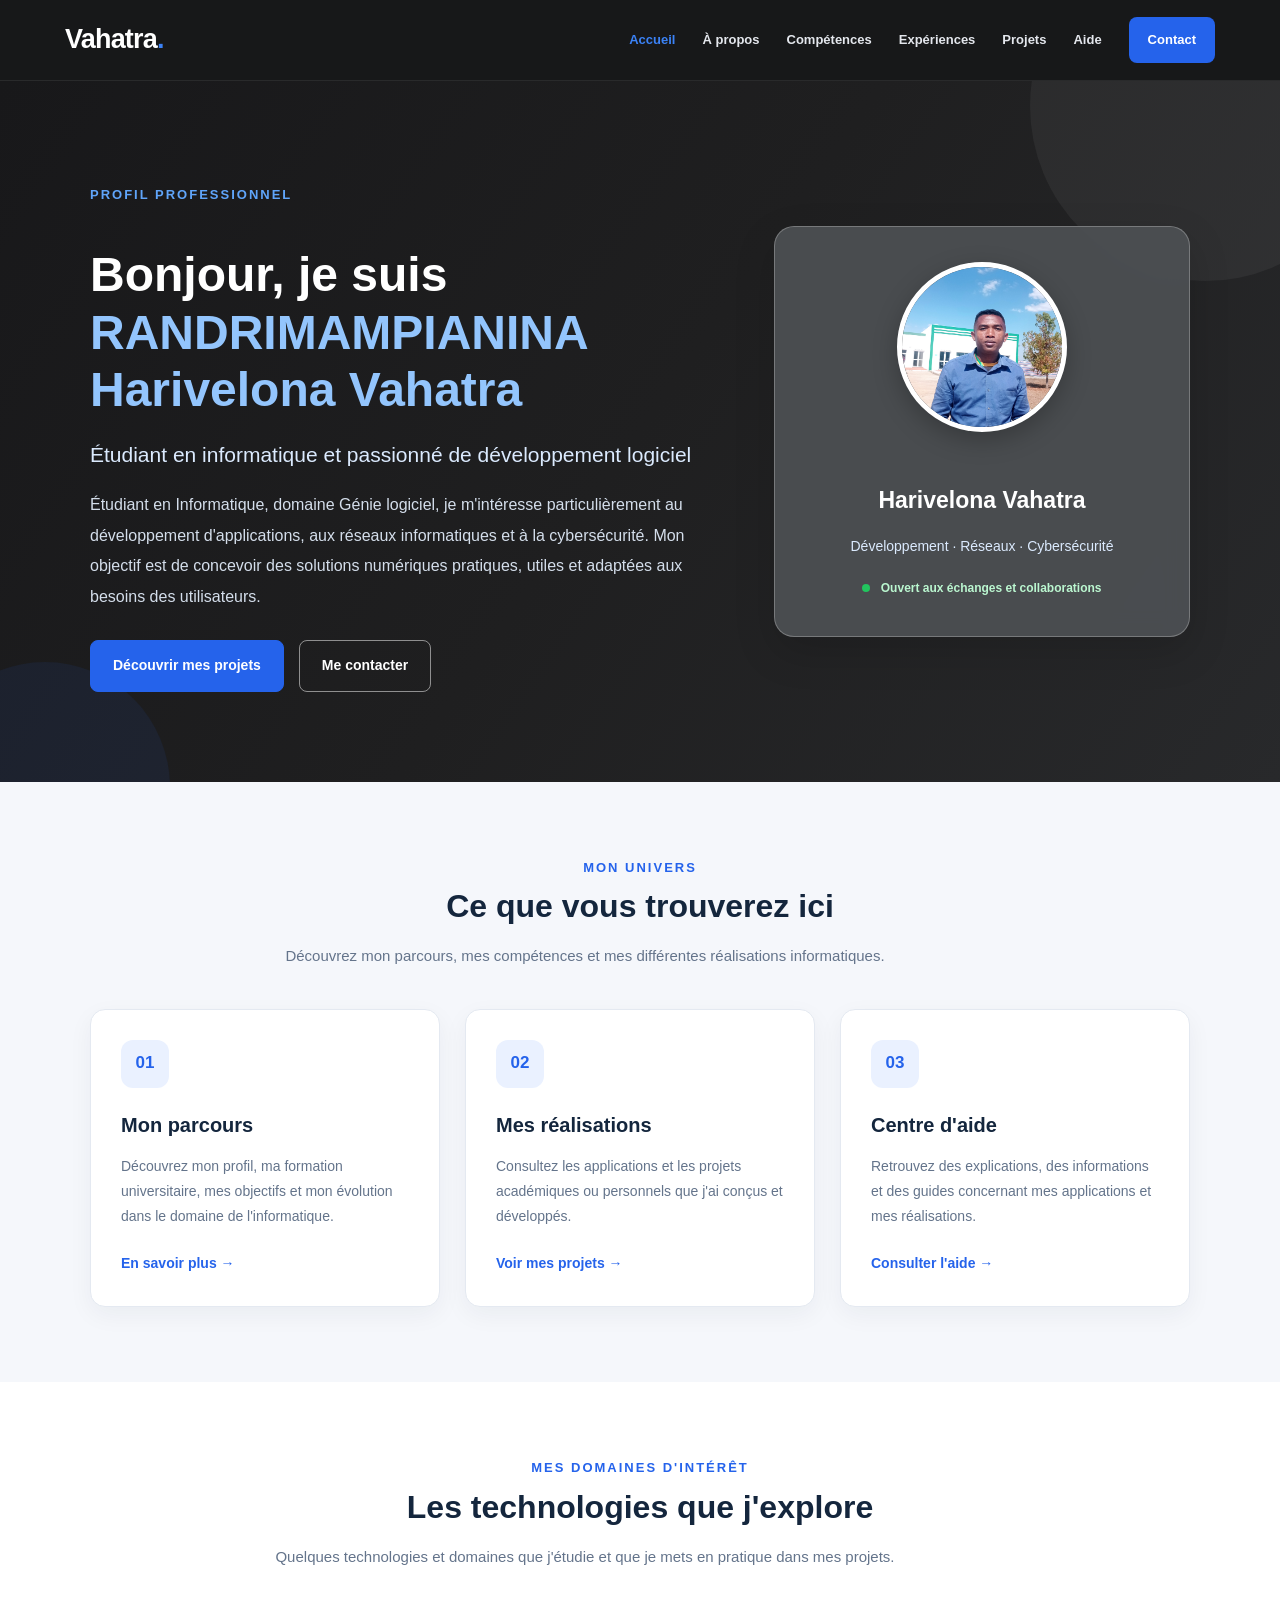
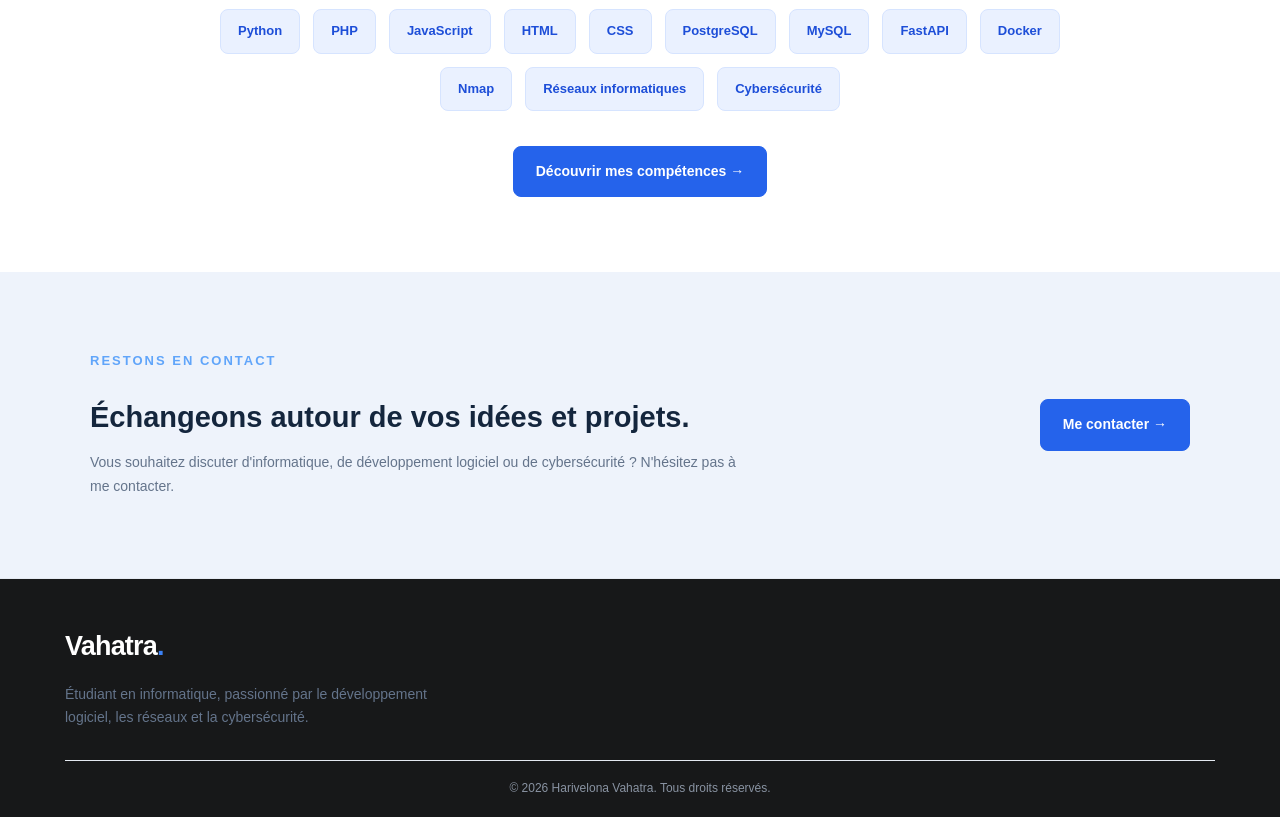
<file: index.html>
<!DOCTYPE html>
<html lang="fr">
<head>
    <meta charset="UTF-8">
    <meta name="viewport" content="width=device-width, initial-scale=1.0">

    <meta name="description" content="Portfolio de Harivelona Vahatra : étudiant en informatique, développement logiciel, réseaux informatiques et cybersécurité.">

    <meta name="author" content="Harivelona Vahatra">

    <title>Accueil | Harivelona Vahatra</title>

    <link rel="icon" href="images/Vahatra001.jpg" type="image/jpeg">

    <link rel="stylesheet" href="global.css">
    <link rel="stylesheet" href="index.css">
</head>

<body data-page="index">

    <!-- HEADER COMMUN -->
    <div id="site-header"></div>

    <main>

        <!-- HERO SECTION -->
        <section class="hero">

            <div class="container hero-grid">

                <div class="hero-content">

                    <p class="eyebrow">PROFIL PROFESSIONNEL</p>

                    <h1>
                        Bonjour, je suis
                        <span>RANDRIMAMPIANINA Harivelona Vahatra</span>
                    </h1>

                    <h2>
                        Étudiant en informatique et passionné
                        de développement logiciel
                    </h2>

                    <p class="lead">
                        Étudiant en Informatique,
                        domaine Génie logiciel, je m'intéresse particulièrement
                        au développement d'applications, aux réseaux
                        informatiques et à la cybersécurité.

                        Mon objectif est de concevoir des solutions numériques
                        pratiques, utiles et adaptées aux besoins des utilisateurs.
                    </p>

                    <div class="actions">

                        <a class="btn btn-primary" href="projets.html">
                            Découvrir mes projets
                        </a>

                        <a class="btn btn-outline" href="contact.html">
                            Me contacter
                        </a>

                    </div>

                </div>

                <!-- PROFILE CARD -->
                <div class="hero-card">

                    <img
                        src="images/Vahatra001.jpg"
                        alt="Photo de Harivelona Vahatra"
                        class="profile-photo"
                    >

                    <h3>Harivelona Vahatra</h3>

                    <p>
                        Développement · Réseaux · Cybersécurité
                    </p>

                    <span class="status-dot">
                        Ouvert aux échanges et collaborations
                    </span>

                </div>

            </div>

        </section>


        <!-- PRESENTATION SECTION -->
        <section class="section">

            <div class="container">

                <div class="section-heading">

                    <p class="eyebrow">MON UNIVERS</p>

                    <h2>Ce que vous trouverez ici</h2>

                    <p class="section-description">
                        Découvrez mon parcours, mes compétences
                        et mes différentes réalisations informatiques.
                    </p>

                </div>


                <div class="cards three">

                    <!-- CARD 1 -->
                    <article class="card">

                        <div class="card-icon">
                            01
                        </div>

                        <h3>Mon parcours</h3>

                        <p>
                            Découvrez mon profil, ma formation universitaire,
                            mes objectifs et mon évolution dans le domaine
                            de l'informatique.
                        </p>

                        <a href="apropos.html">
                            En savoir plus →
                        </a>

                    </article>


                    <!-- CARD 2 -->
                    <article class="card">

                        <div class="card-icon">
                            02
                        </div>

                        <h3>Mes réalisations</h3>

                        <p>
                            Consultez les applications et les projets
                            académiques ou personnels que j'ai conçus
                            et développés.
                        </p>

                        <a href="projets.html">
                            Voir mes projets →
                        </a>

                    </article>


                    <!-- CARD 3 -->
                    <article class="card">

                        <div class="card-icon">
                            03
                        </div>

                        <h3>Centre d'aide</h3>

                        <p>
                            Retrouvez des explications, des informations
                            et des guides concernant mes applications
                            et mes réalisations.
                        </p>

                        <a href="aide.html">
                            Consulter l'aide →
                        </a>

                    </article>

                </div>

            </div>

        </section>


        <!-- COMPETENCES SECTION -->
        <section class="skills-section">

            <div class="container">

                <div class="section-heading">

                    <p class="eyebrow">MES DOMAINES D'INTÉRÊT</p>

                    <h2>Les technologies que j'explore</h2>

                    <p class="section-description">
                        Quelques technologies et domaines que j'étudie
                        et que je mets en pratique dans mes projets.
                    </p>

                </div>


                <div class="skills-list">

                    <span>Python</span>

                    <span>PHP</span>

                    <span>JavaScript</span>

                    <span>HTML</span>

                    <span>CSS</span>

                    <span>PostgreSQL</span>

                    <span>MySQL</span>

                    <span>FastAPI</span>

                    <span>Docker</span>

                    <span>Nmap</span>

                    <span>Réseaux informatiques</span>

                    <span>Cybersécurité</span>

                </div>

                <div class="skills-link">

                    <a href="competence.html" class="btn btn-primary">
                        Découvrir mes compétences →
                    </a>

                </div>

            </div>

        </section>


        <!-- CONTACT SECTION -->
        <section class="contact-section">

            <div class="container contact-content">

                <div>

                    <p class="eyebrow">
                        RESTONS EN CONTACT
                    </p>

                    <h2>
                        Échangeons autour de vos idées et projets.
                    </h2>

                    <p>
                        Vous souhaitez discuter d'informatique,
                        de développement logiciel ou de cybersécurité ?
                        N'hésitez pas à me contacter.
                    </p>

                </div>

                <a href="contact.html" class="btn btn-primary">
                    Me contacter →
                </a>

            </div>

        </section>

    </main>


    <!-- FOOTER COMMUN -->
    <footer class="site-footer">

        <div class="footer-container">

            <div class="footer-brand">

                <a href="index.html" class="logo">
                    Vahatra<span class="logo-accent">.</span>
                </a>

                <p>
                    Étudiant en informatique, passionné par
                    le développement logiciel, les réseaux
                    et la cybersécurité.
                </p>

            </div>

        </div>


        <div class="footer-bottom">

            © <span id="currentYear">2026</span>
            Harivelona Vahatra. Tous droits réservés.

        </div>

    </footer>


    <script src="script.js"></script>

</body>
</html>
</file>
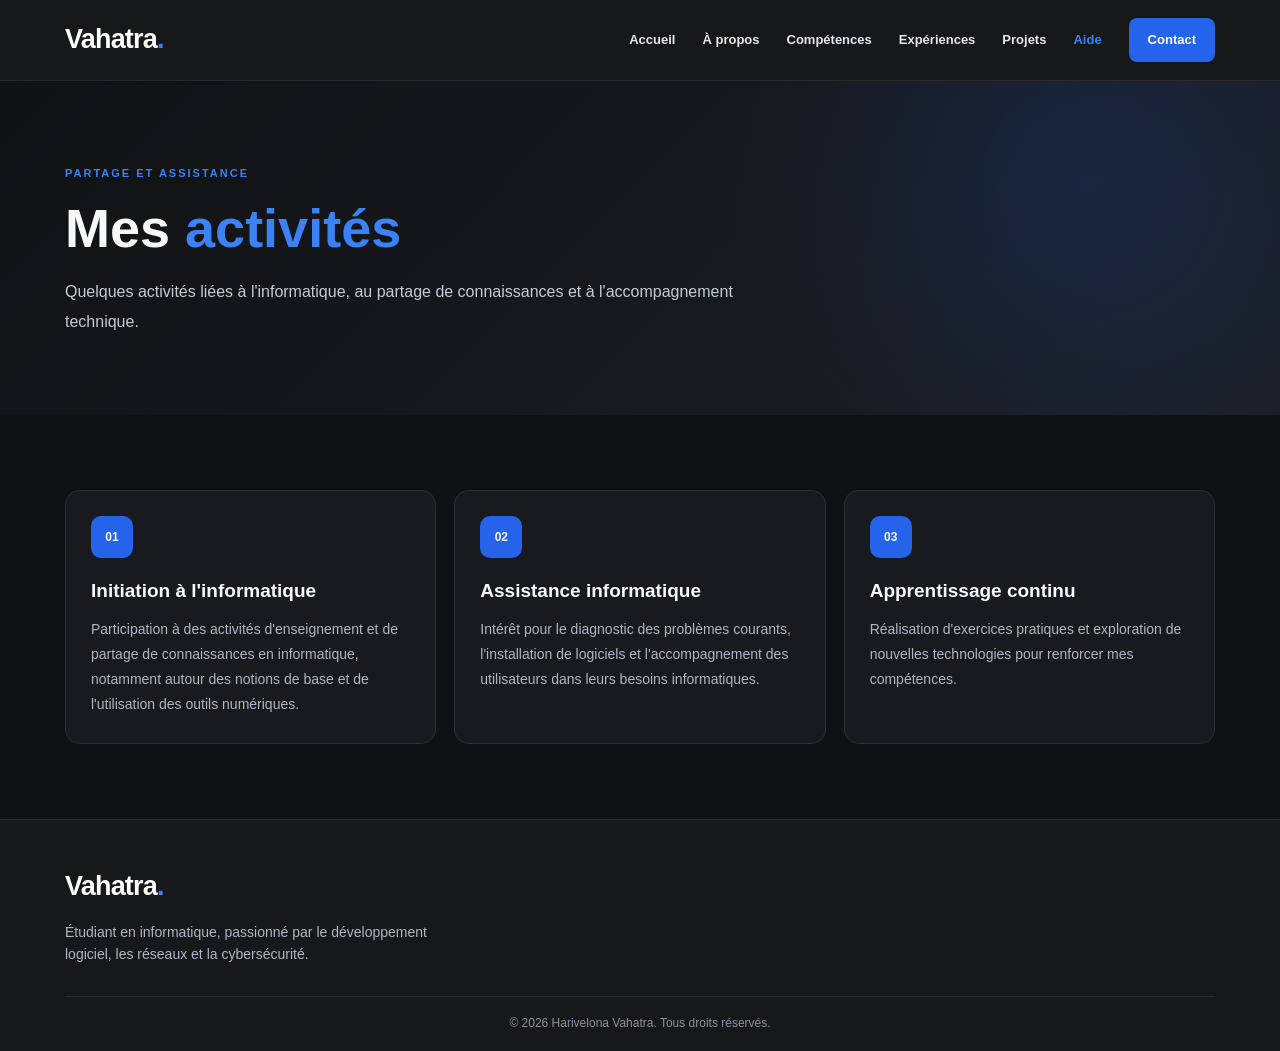
<file: aide.html>
<!DOCTYPE html>
<html lang="fr">
<head>
    <meta charset="UTF-8">
    <meta name="viewport" content="width=device-width, initial-scale=1.0">
    <meta name="author" content="Harivelona Vahatra">
    <meta name="description" content="Activités — Portfolio de Harivelona Vahatra.">
    <title>Activités | Harivelona Vahatra</title>
    <link rel="icon" href="images/Vahatra001.jpg" type="image/jpeg">
    <link rel="stylesheet" href="global.css">
    <link rel="stylesheet" href="aide.css">
</head>
<body data-page="aide">
    <div id="site-header"></div>
    <main>

        <section class="page-hero"><div class="container"><span class="section-label">PARTAGE ET ASSISTANCE</span><h1>Mes <span>activités</span></h1><p>Quelques activités liées à l'informatique, au partage de connaissances et à l'accompagnement technique.</p></div></section>
        <section class="content-section"><div class="container activity-grid">
            <article class="card"><span class="activity-number">01</span><h2>Initiation à l'informatique</h2><p>Participation à des activités d'enseignement et de partage de connaissances en informatique, notamment autour des notions de base et de l'utilisation des outils numériques.</p></article>
            <article class="card"><span class="activity-number">02</span><h2>Assistance informatique</h2><p>Intérêt pour le diagnostic des problèmes courants, l'installation de logiciels et l'accompagnement des utilisateurs dans leurs besoins informatiques.</p></article>
            <article class="card"><span class="activity-number">03</span><h2>Apprentissage continu</h2><p>Réalisation d'exercices pratiques et exploration de nouvelles technologies pour renforcer mes compétences.</p></article>
        </div></section>

    </main>

<footer class="site-footer">
    <div class="footer-container">
        <div class="footer-brand">
            <a href="index.html" class="logo">Vahatra<span class="logo-accent">.</span></a>
            <p>Étudiant en informatique, passionné par le développement logiciel, les réseaux et la cybersécurité.</p>
        </div>
       
    </div>
    <div class="footer-bottom">© <span id="currentYear"></span> Harivelona Vahatra. Tous droits réservés.</div>
</footer>

    <script src="script.js"></script>
</body>
</html>
</file>
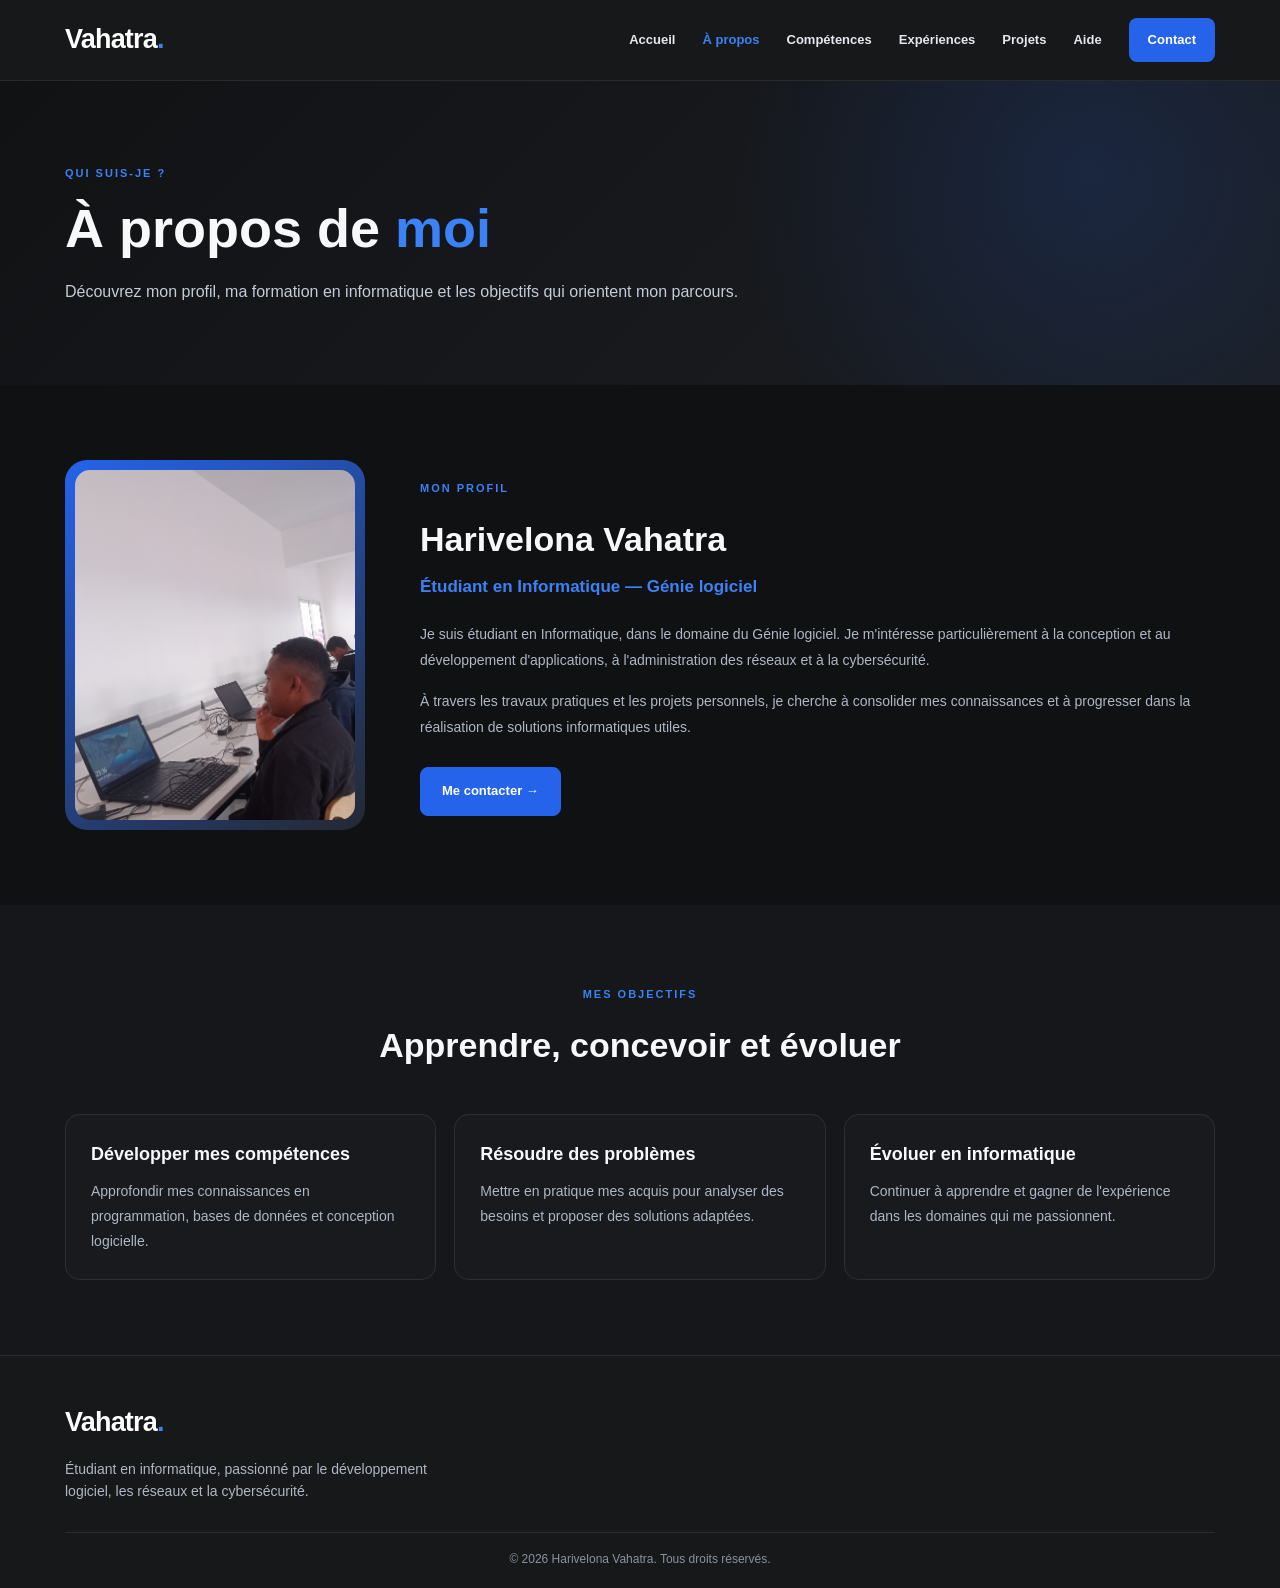
<file: apropos.html>
<!DOCTYPE html>
<html lang="fr">
<head>
    <meta charset="UTF-8">
    <meta name="viewport" content="width=device-width, initial-scale=1.0">
    <meta name="author" content="Harivelona Vahatra">
    <meta name="description" content="À propos — Portfolio de Harivelona Vahatra.">
    <title>À propos | Harivelona Vahatra</title>
    <link rel="icon" href="images/Vahatra002.jpg" type="image/jpeg">
    <link rel="stylesheet" href="global.css">
    <link rel="stylesheet" href="apropos.css">
</head>
<body data-page="apropos">
    <div id="site-header"></div>
    <main>

        <section class="page-hero"><div class="container"><span class="section-label">QUI SUIS-JE ?</span><h1>À propos de <span>moi</span></h1><p>Découvrez mon profil, ma formation en informatique et les objectifs qui orientent mon parcours.</p></div></section>
        <section class="content-section"><div class="container about-layout"><div class="about-photo"><img src="images/Vahatra002.jpg" alt="Photo de Harivelona Vahatra"></div><div><span class="section-label">MON PROFIL</span><h2>Harivelona Vahatra</h2><h3>Étudiant en Informatique — Génie logiciel</h3><p>Je suis étudiant en Informatique, dans le domaine du Génie logiciel. Je m'intéresse particulièrement à la conception et au développement d'applications, à l'administration des réseaux et à la cybersécurité.</p><p>À travers les travaux pratiques et les projets personnels, je cherche à consolider mes connaissances et à progresser dans la réalisation de solutions informatiques utiles.</p><a class="primary-button" href="contact.html">Me contacter →</a></div></div></section>
        <section class="content-section about-goals"><div class="container"><div class="section-heading"><span class="section-label">MES OBJECTIFS</span><h2>Apprendre, concevoir et évoluer</h2></div><div class="goal-grid"><article class="card"><h3>Développer mes compétences</h3><p>Approfondir mes connaissances en programmation, bases de données et conception logicielle.</p></article><article class="card"><h3>Résoudre des problèmes</h3><p>Mettre en pratique mes acquis pour analyser des besoins et proposer des solutions adaptées.</p></article><article class="card"><h3>Évoluer en informatique</h3><p>Continuer à apprendre et gagner de l'expérience dans les domaines qui me passionnent.</p></article></div></div></section>

    </main>

<footer class="site-footer">
    <div class="footer-container">
        <div class="footer-brand">
            <a href="index.html" class="logo">Vahatra<span class="logo-accent">.</span></a>
            <p>Étudiant en informatique, passionné par le développement logiciel, les réseaux et la cybersécurité.</p>
        </div>
       
    </div>
    <div class="footer-bottom">© <span id="currentYear"></span> Harivelona Vahatra. Tous droits réservés.</div>
</footer>

    <script src="script.js"></script>
</body>
</html>
</file>
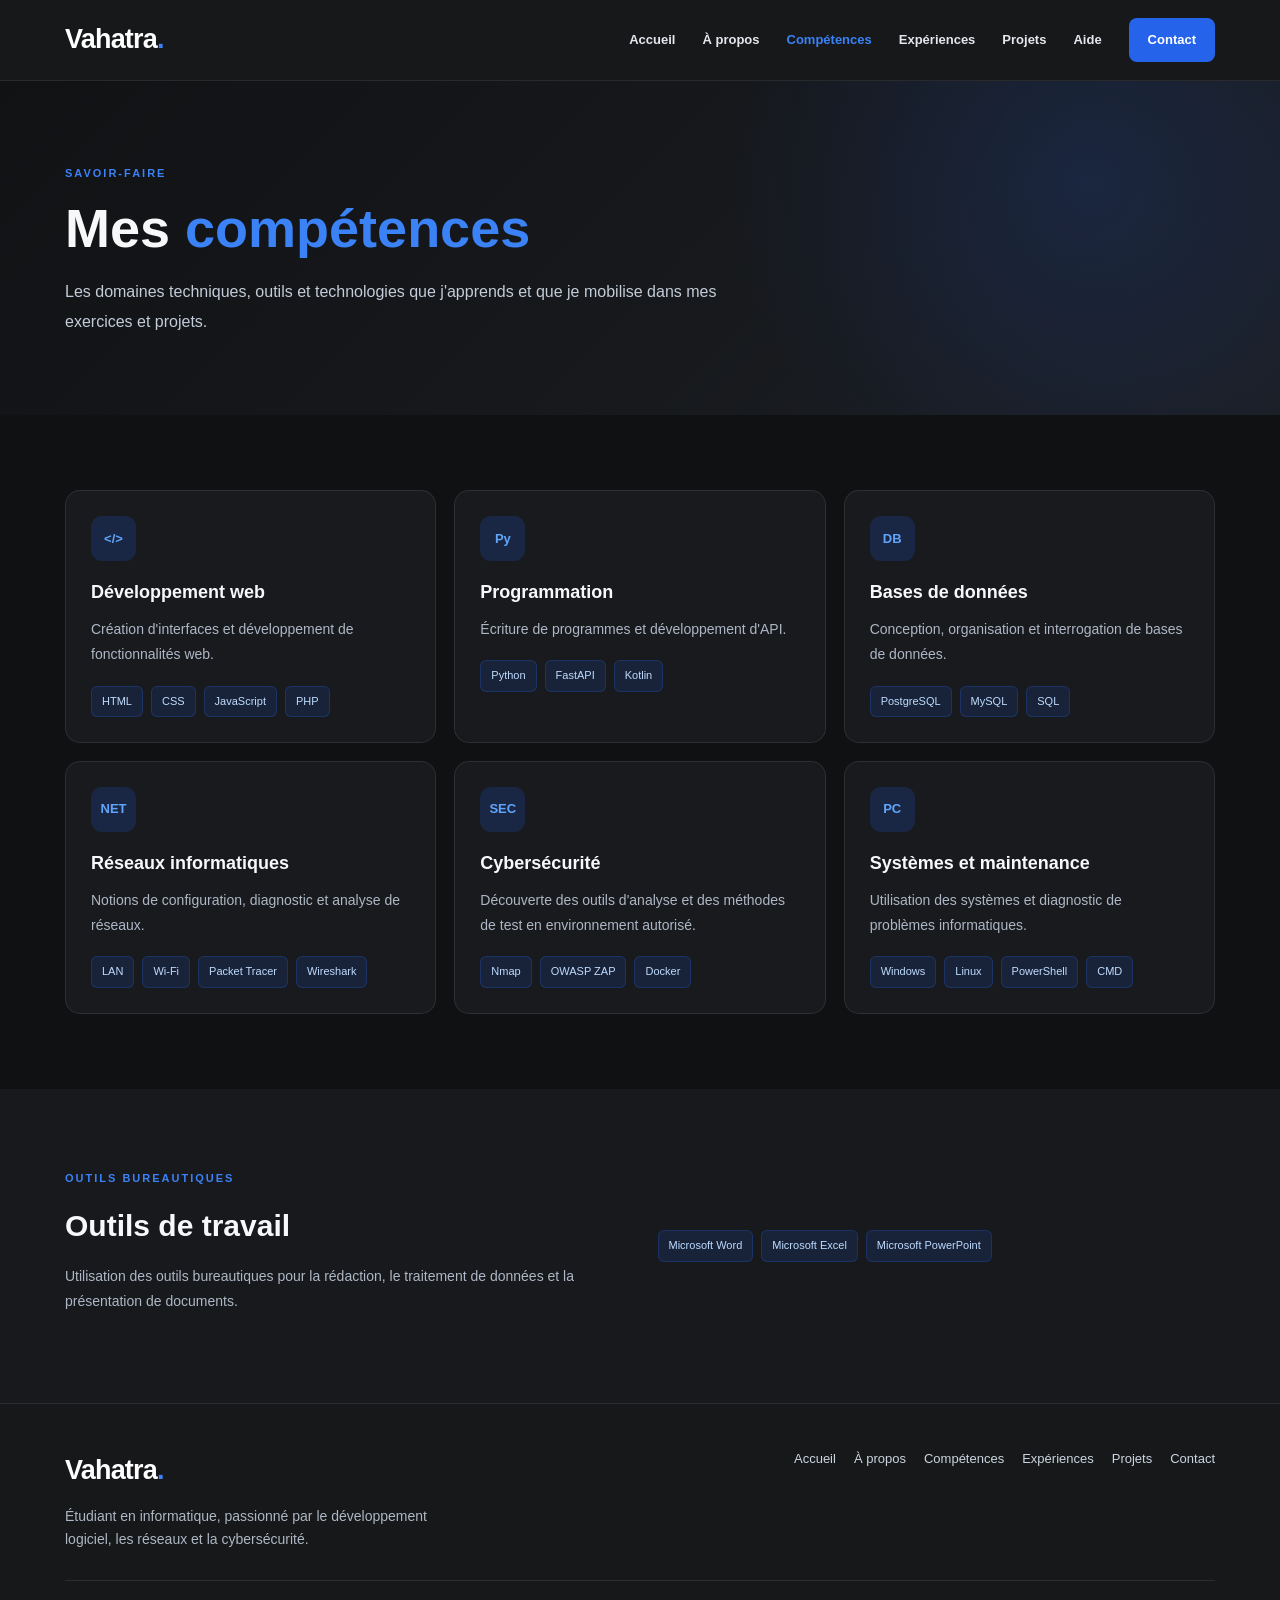
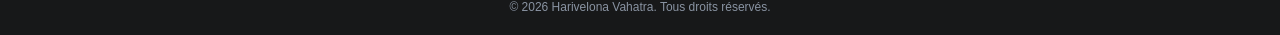
<file: competence.html>
<!DOCTYPE html>
<html lang="fr">
<head>
    <meta charset="UTF-8">
    <meta name="viewport" content="width=device-width, initial-scale=1.0">
    <meta name="author" content="Harivelona Vahatra">
    <meta name="description" content="Compétences — Portfolio de Harivelona Vahatra.">
    <title>Compétences | Harivelona Vahatra</title>
    <link rel="icon" href="images/Vahatra001.jpg" type="image/jpeg">
    <link rel="stylesheet" href="global.css">
    <link rel="stylesheet" href="competence.css">
</head>
<body data-page="competence">
    <div id="site-header"></div>
    <main>

        <section class="page-hero"><div class="container"><span class="section-label">SAVOIR-FAIRE</span><h1>Mes <span>compétences</span></h1><p>Les domaines techniques, outils et technologies que j'apprends et que je mobilise dans mes exercices et projets.</p></div></section>
        <section class="content-section"><div class="container"><div class="skill-grid">
            <article class="card skill-card"><span class="skill-icon">&lt;/&gt;</span><h3>Développement web</h3><p>Création d'interfaces et développement de fonctionnalités web.</p><div class="tag-list"><span>HTML</span><span>CSS</span><span>JavaScript</span><span>PHP</span></div></article>
            <article class="card skill-card"><span class="skill-icon">Py</span><h3>Programmation</h3><p>Écriture de programmes et développement d'API.</p><div class="tag-list"><span>Python</span><span>FastAPI</span><span>Kotlin</span></div></article>
            <article class="card skill-card"><span class="skill-icon">DB</span><h3>Bases de données</h3><p>Conception, organisation et interrogation de bases de données.</p><div class="tag-list"><span>PostgreSQL</span><span>MySQL</span><span>SQL</span></div></article>
            <article class="card skill-card"><span class="skill-icon">NET</span><h3>Réseaux informatiques</h3><p>Notions de configuration, diagnostic et analyse de réseaux.</p><div class="tag-list"><span>LAN</span><span>Wi-Fi</span><span>Packet Tracer</span><span>Wireshark</span></div></article>
            <article class="card skill-card"><span class="skill-icon">SEC</span><h3>Cybersécurité</h3><p>Découverte des outils d'analyse et des méthodes de test en environnement autorisé.</p><div class="tag-list"><span>Nmap</span><span>OWASP ZAP</span><span>Docker</span></div></article>
            <article class="card skill-card"><span class="skill-icon">PC</span><h3>Systèmes et maintenance</h3><p>Utilisation des systèmes et diagnostic de problèmes informatiques.</p><div class="tag-list"><span>Windows</span><span>Linux</span><span>PowerShell</span><span>CMD</span></div></article>
        </div></div></section>
        <section class="content-section office-section"><div class="container office-layout"><div><span class="section-label">OUTILS BUREAUTIQUES</span><h2>Outils de travail</h2><p>Utilisation des outils bureautiques pour la rédaction, le traitement de données et la présentation de documents.</p></div><div class="tag-list"><span>Microsoft Word</span><span>Microsoft Excel</span><span>Microsoft PowerPoint</span></div></div></section>

    </main>

<footer class="site-footer">
    <div class="footer-container">
        <div class="footer-brand">
            <a href="index.html" class="logo">Vahatra<span class="logo-accent">.</span></a>
            <p>Étudiant en informatique, passionné par le développement logiciel, les réseaux et la cybersécurité.</p>
        </div>
        <nav class="footer-links" aria-label="Navigation de pied de page">
            <a href="index.html">Accueil</a>
            <a href="apropos.html">À propos</a>
            <a href="competence.html">Compétences</a>
            <a href="experience.html">Expériences</a>
            <a href="projets.html">Projets</a>
            <a href="contact.html">Contact</a>
        </nav>
    </div>
    <div class="footer-bottom">© <span id="currentYear"></span> Harivelona Vahatra. Tous droits réservés.</div>
</footer>

    <script src="script.js"></script>
</body>
</html>
</file>
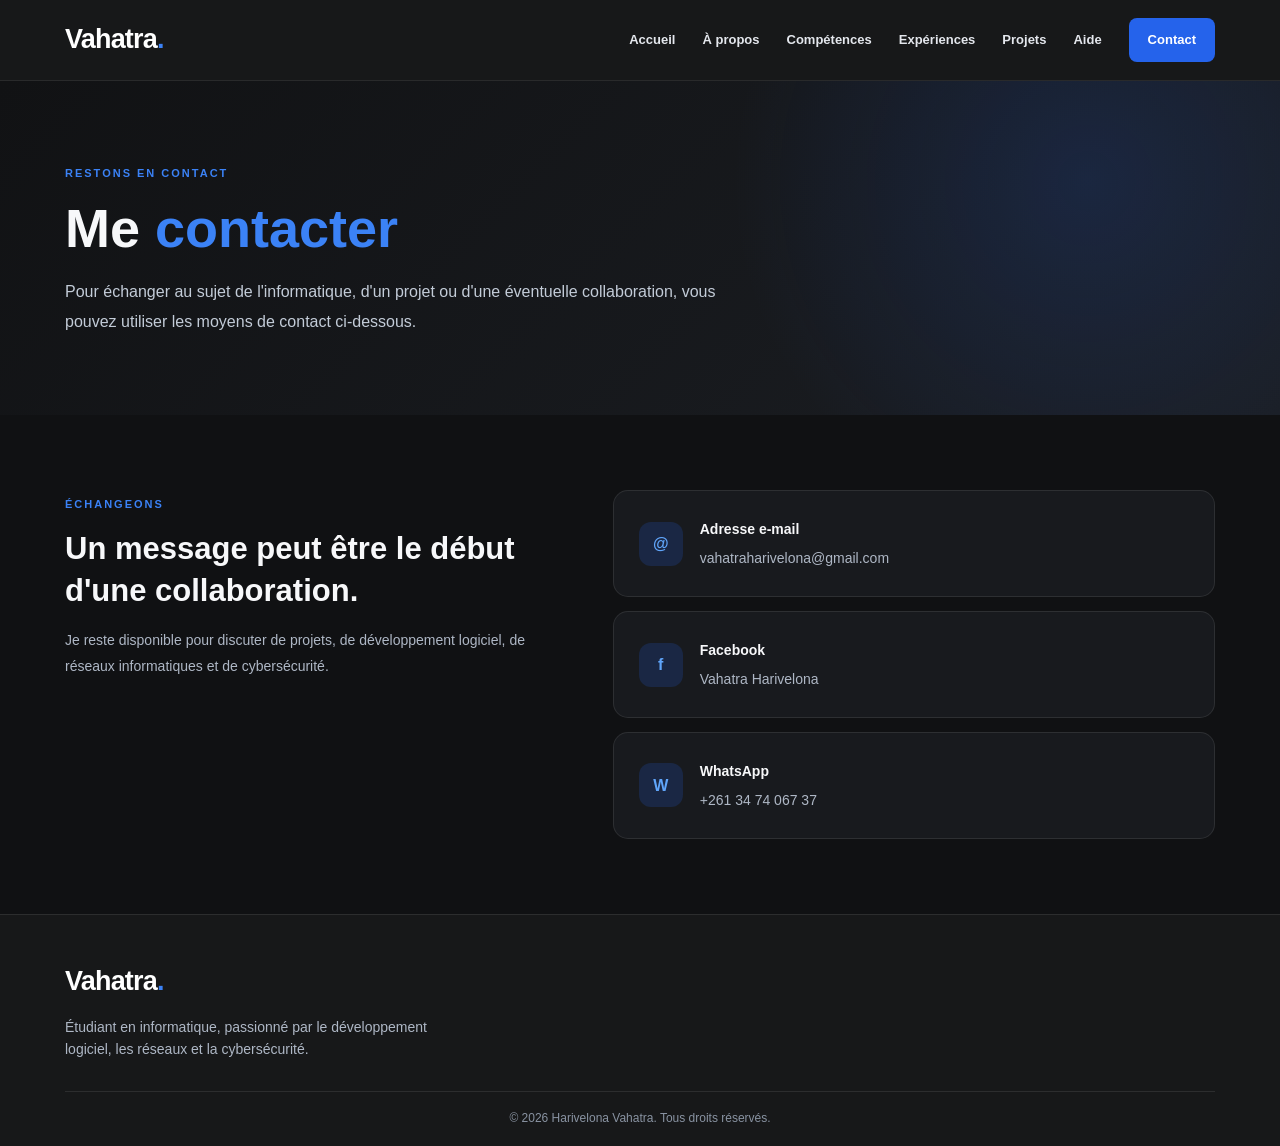
<file: contact.html>
<!DOCTYPE html>
<html lang="fr">
<head>
    <meta charset="UTF-8">
    <meta name="viewport" content="width=device-width, initial-scale=1.0">
    <meta name="author" content="Harivelona Vahatra">
    <meta name="description" content="Contact — Portfolio de Harivelona Vahatra.">
    <title>Contact | Harivelona Vahatra</title>
    <link rel="icon" href="images/Vahatra001.jpg" type="image/jpeg">
    <link rel="stylesheet" href="global.css">
    <link rel="stylesheet" href="contact.css">
</head>
<body data-page="contact">
    <div id="site-header"></div>
    <main>

        <section class="page-hero"><div class="container"><span class="section-label">RESTONS EN CONTACT</span><h1>Me <span>contacter</span></h1><p>Pour échanger au sujet de l'informatique, d'un projet ou d'une éventuelle collaboration, vous pouvez utiliser les moyens de contact ci-dessous.</p></div></section>
        <section class="content-section"><div class="container contact-layout">
            <div class="contact-intro"><span class="section-label">ÉCHANGEONS</span><h2>Un message peut être le début d'une collaboration.</h2><p>Je reste disponible pour discuter de projets, de développement logiciel, de réseaux informatiques et de cybersécurité.</p></div>
            <div class="contact-list">
                <div class="card contact-item"><span class="contact-icon">@</span><div><strong>Adresse e-mail</strong><p>vahatraharivelona@gmail.com</p></div></div>
                <div class="card contact-item"><span class="contact-icon">f</span><div><strong>Facebook</strong><p>Vahatra Harivelona</p></div></div>
                <div class="card contact-item"><span class="contact-icon">W</span><div><strong>WhatsApp</strong><p>+261 34 74 067 37</p></div></div>
            </div>
        </div></section>

    </main>

<footer class="site-footer">
    <div class="footer-container">
        <div class="footer-brand">
            <a href="index.html" class="logo">Vahatra<span class="logo-accent">.</span></a>
            <p>Étudiant en informatique, passionné par le développement logiciel, les réseaux et la cybersécurité.</p>
        </div>
        
    </div>
    <div class="footer-bottom">© <span id="currentYear"></span> Harivelona Vahatra. Tous droits réservés.</div>
</footer>

    <script src="script.js"></script>
</body>
</html>
</file>
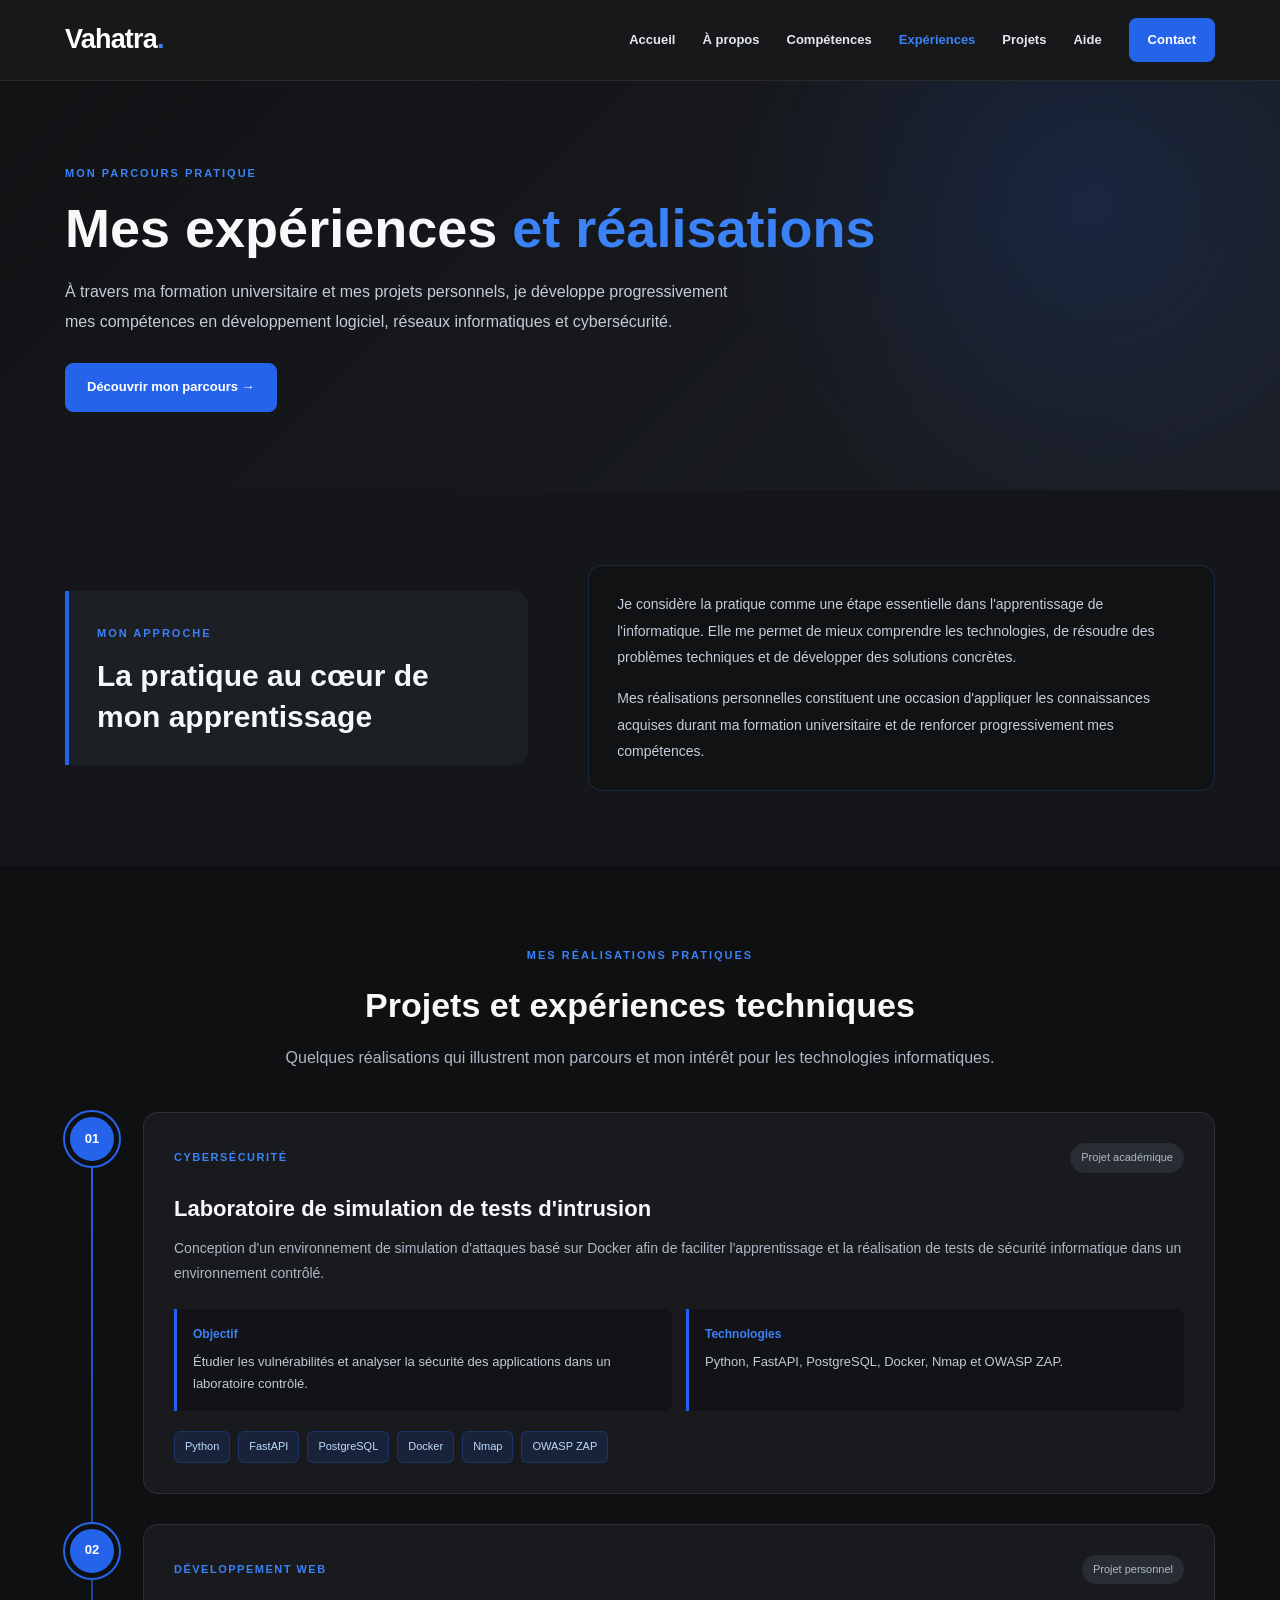
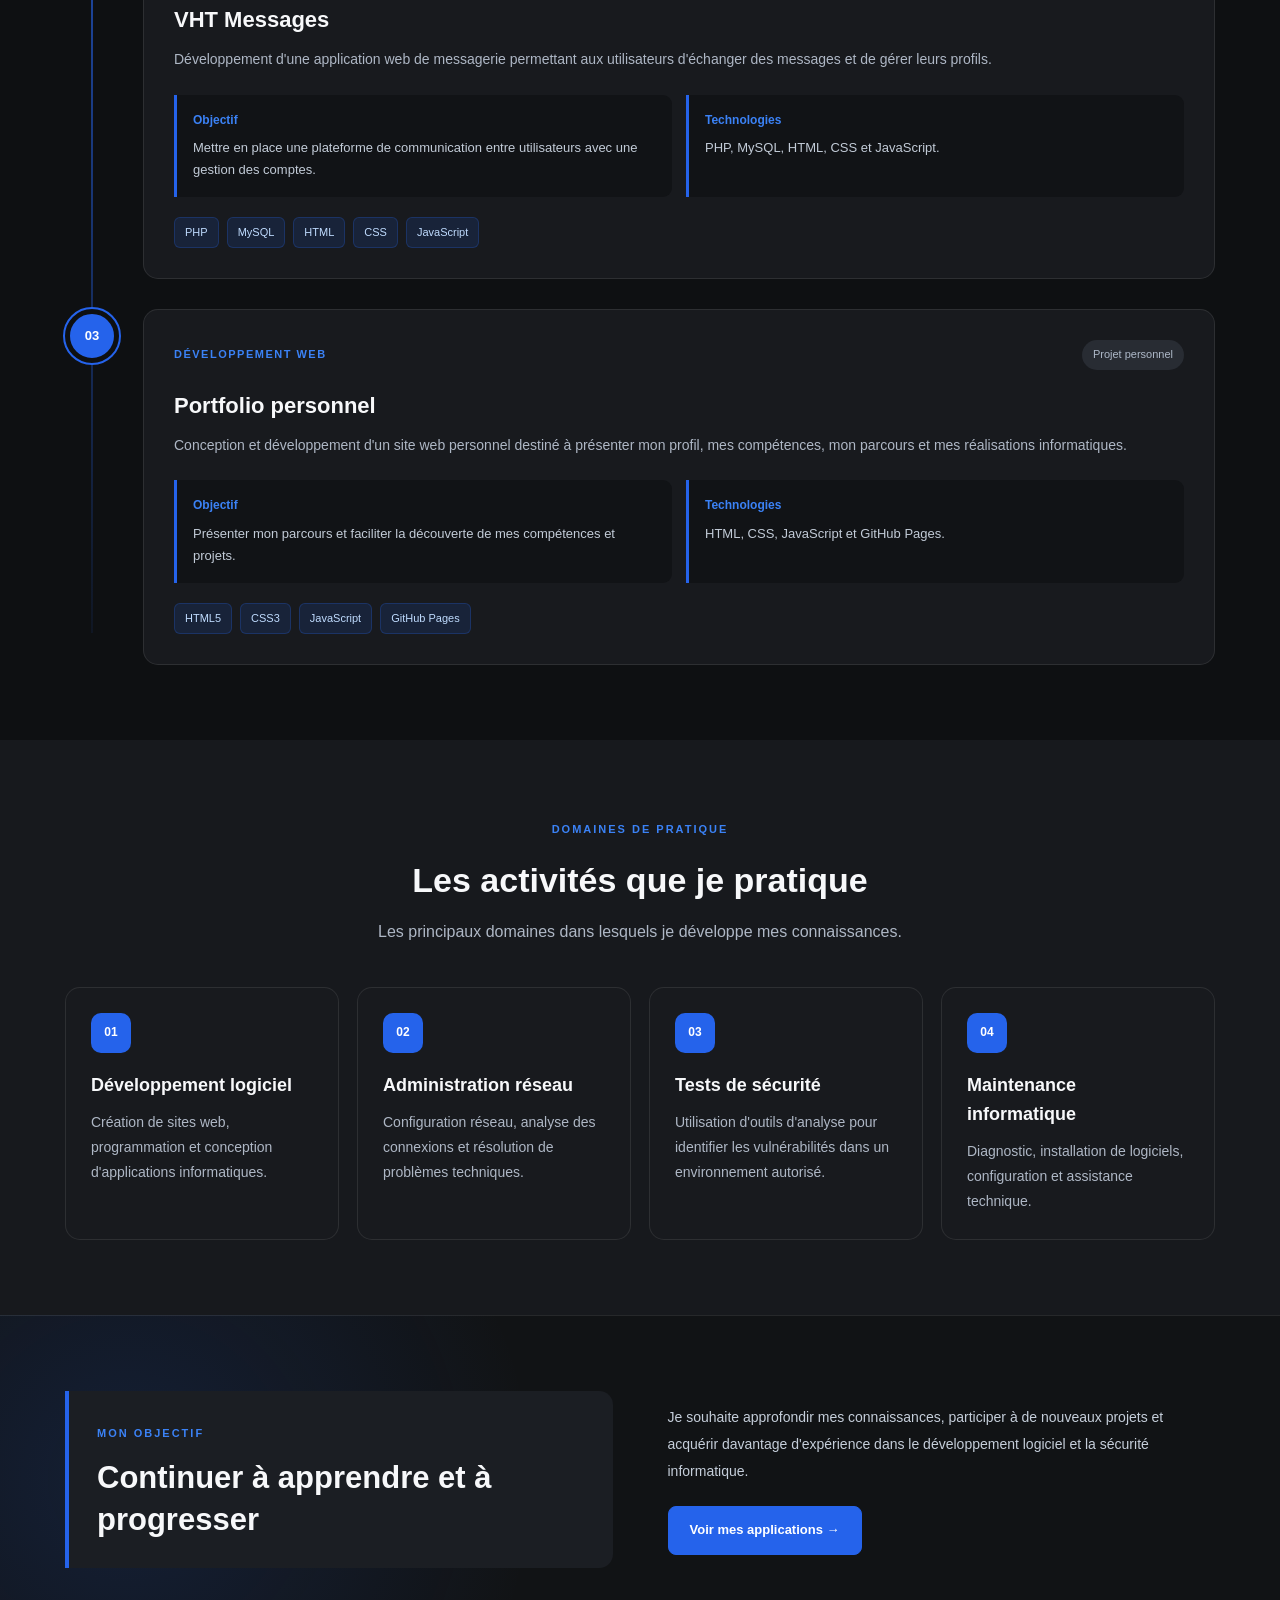
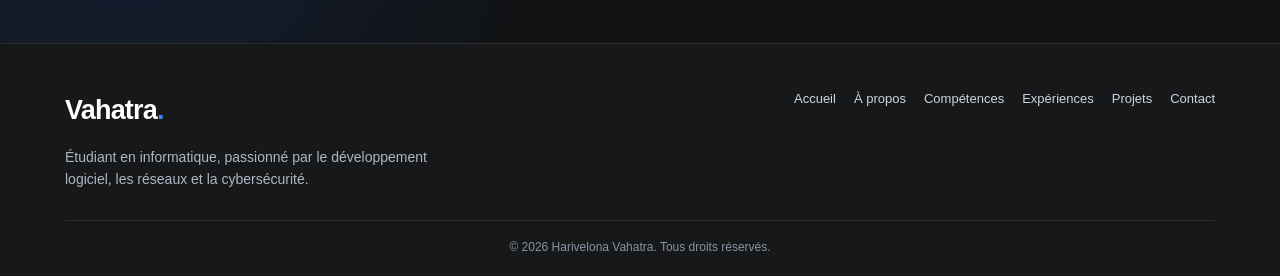
<file: experience.html>
<!DOCTYPE html>
<html lang="fr">
<head>
    <meta charset="UTF-8">
    <meta name="viewport" content="width=device-width, initial-scale=1.0">
    <meta name="author" content="Harivelona Vahatra">
    <meta name="description" content="Expériences — Portfolio de Harivelona Vahatra.">
    <title>Expériences | Harivelona Vahatra</title>
    <link rel="icon" href="images/Vahatra001.jpg" type="image/jpeg">
    <link rel="stylesheet" href="global.css">
    <link rel="stylesheet" href="experience.css">
</head>
<body data-page="experience">
    <div id="site-header"></div>
    <main>

        <section class="page-hero">
            <div class="container">
                <span class="section-label">MON PARCOURS PRATIQUE</span>
                <h1>Mes expériences <span>et réalisations</span></h1>
                <p>À travers ma formation universitaire et mes projets personnels, je développe progressivement mes compétences en développement logiciel, réseaux informatiques et cybersécurité.</p>
                <a class="primary-button hero-link" href="#realisations">Découvrir mon parcours →</a>
            </div>
        </section>
        <section class="content-section intro-experience">
            <div class="container intro-layout">
                <div class="intro-title"><span class="section-label">MON APPROCHE</span><h2>La pratique au cœur de mon apprentissage</h2></div>
                <div class="intro-text"><p>Je considère la pratique comme une étape essentielle dans l'apprentissage de l'informatique. Elle me permet de mieux comprendre les technologies, de résoudre des problèmes techniques et de développer des solutions concrètes.</p><p>Mes réalisations personnelles constituent une occasion d'appliquer les connaissances acquises durant ma formation universitaire et de renforcer progressivement mes compétences.</p></div>
            </div>
        </section>
        <section class="content-section experience-list" id="realisations">
            <div class="container">
                <div class="section-heading"><span class="section-label">MES RÉALISATIONS PRATIQUES</span><h2>Projets et expériences techniques</h2><p>Quelques réalisations qui illustrent mon parcours et mon intérêt pour les technologies informatiques.</p></div>
                <div class="timeline">
                    <article class="timeline-item"><span class="timeline-marker">01</span><div class="card experience-card"><div class="card-top"><span class="project-type">CYBERSÉCURITÉ</span><span class="project-status">Projet académique</span></div><h3>Laboratoire de simulation de tests d'intrusion</h3><p>Conception d'un environnement de simulation d'attaques basé sur Docker afin de faciliter l'apprentissage et la réalisation de tests de sécurité informatique dans un environnement contrôlé.</p><div class="detail-grid"><div><strong>Objectif</strong><p>Étudier les vulnérabilités et analyser la sécurité des applications dans un laboratoire contrôlé.</p></div><div><strong>Technologies</strong><p>Python, FastAPI, PostgreSQL, Docker, Nmap et OWASP ZAP.</p></div></div><div class="tag-list"><span>Python</span><span>FastAPI</span><span>PostgreSQL</span><span>Docker</span><span>Nmap</span><span>OWASP ZAP</span></div></div></article>
                    <article class="timeline-item"><span class="timeline-marker">02</span><div class="card experience-card"><div class="card-top"><span class="project-type">DÉVELOPPEMENT WEB</span><span class="project-status">Projet personnel</span></div><h3>VHT Messages</h3><p>Développement d'une application web de messagerie permettant aux utilisateurs d'échanger des messages et de gérer leurs profils.</p><div class="detail-grid"><div><strong>Objectif</strong><p>Mettre en place une plateforme de communication entre utilisateurs avec une gestion des comptes.</p></div><div><strong>Technologies</strong><p>PHP, MySQL, HTML, CSS et JavaScript.</p></div></div><div class="tag-list"><span>PHP</span><span>MySQL</span><span>HTML</span><span>CSS</span><span>JavaScript</span></div></div></article>
                    <article class="timeline-item"><span class="timeline-marker">03</span><div class="card experience-card"><div class="card-top"><span class="project-type">DÉVELOPPEMENT WEB</span><span class="project-status">Projet personnel</span></div><h3>Portfolio personnel</h3><p>Conception et développement d'un site web personnel destiné à présenter mon profil, mes compétences, mon parcours et mes réalisations informatiques.</p><div class="detail-grid"><div><strong>Objectif</strong><p>Présenter mon parcours et faciliter la découverte de mes compétences et projets.</p></div><div><strong>Technologies</strong><p>HTML, CSS, JavaScript et GitHub Pages.</p></div></div><div class="tag-list"><span>HTML5</span><span>CSS3</span><span>JavaScript</span><span>GitHub Pages</span></div></div></article>
                </div>
            </div>
        </section>
        <section class="content-section practice-section">
            <div class="container"><div class="section-heading"><span class="section-label">DOMAINES DE PRATIQUE</span><h2>Les activités que je pratique</h2><p>Les principaux domaines dans lesquels je développe mes connaissances.</p></div><div class="practice-grid">
                <article class="card"><span class="practice-number">01</span><h3>Développement logiciel</h3><p>Création de sites web, programmation et conception d'applications informatiques.</p></article>
                <article class="card"><span class="practice-number">02</span><h3>Administration réseau</h3><p>Configuration réseau, analyse des connexions et résolution de problèmes techniques.</p></article>
                <article class="card"><span class="practice-number">03</span><h3>Tests de sécurité</h3><p>Utilisation d'outils d'analyse pour identifier les vulnérabilités dans un environnement autorisé.</p></article>
                <article class="card"><span class="practice-number">04</span><h3>Maintenance informatique</h3><p>Diagnostic, installation de logiciels, configuration et assistance technique.</p></article>
            </div></div>
        </section>
        <section class="future-section"><div class="container future-layout"><div><span class="section-label">MON OBJECTIF</span><h2>Continuer à apprendre et à progresser</h2></div><div><p>Je souhaite approfondir mes connaissances, participer à de nouveaux projets et acquérir davantage d'expérience dans le développement logiciel et la sécurité informatique.</p><a class="primary-button" href="projets.html">Voir mes applications →</a></div></div></section>

    </main>

<footer class="site-footer">
    <div class="footer-container">
        <div class="footer-brand">
            <a href="index.html" class="logo">Vahatra<span class="logo-accent">.</span></a>
            <p>Étudiant en informatique, passionné par le développement logiciel, les réseaux et la cybersécurité.</p>
        </div>
        <nav class="footer-links" aria-label="Navigation de pied de page">
            <a href="index.html">Accueil</a>
            <a href="apropos.html">À propos</a>
            <a href="competence.html">Compétences</a>
            <a href="experience.html">Expériences</a>
            <a href="projets.html">Projets</a>
            <a href="contact.html">Contact</a>
        </nav>
    </div>
    <div class="footer-bottom">© <span id="currentYear"></span> Harivelona Vahatra. Tous droits réservés.</div>
</footer>

    <script src="script.js"></script>
</body>
</html>
</file>
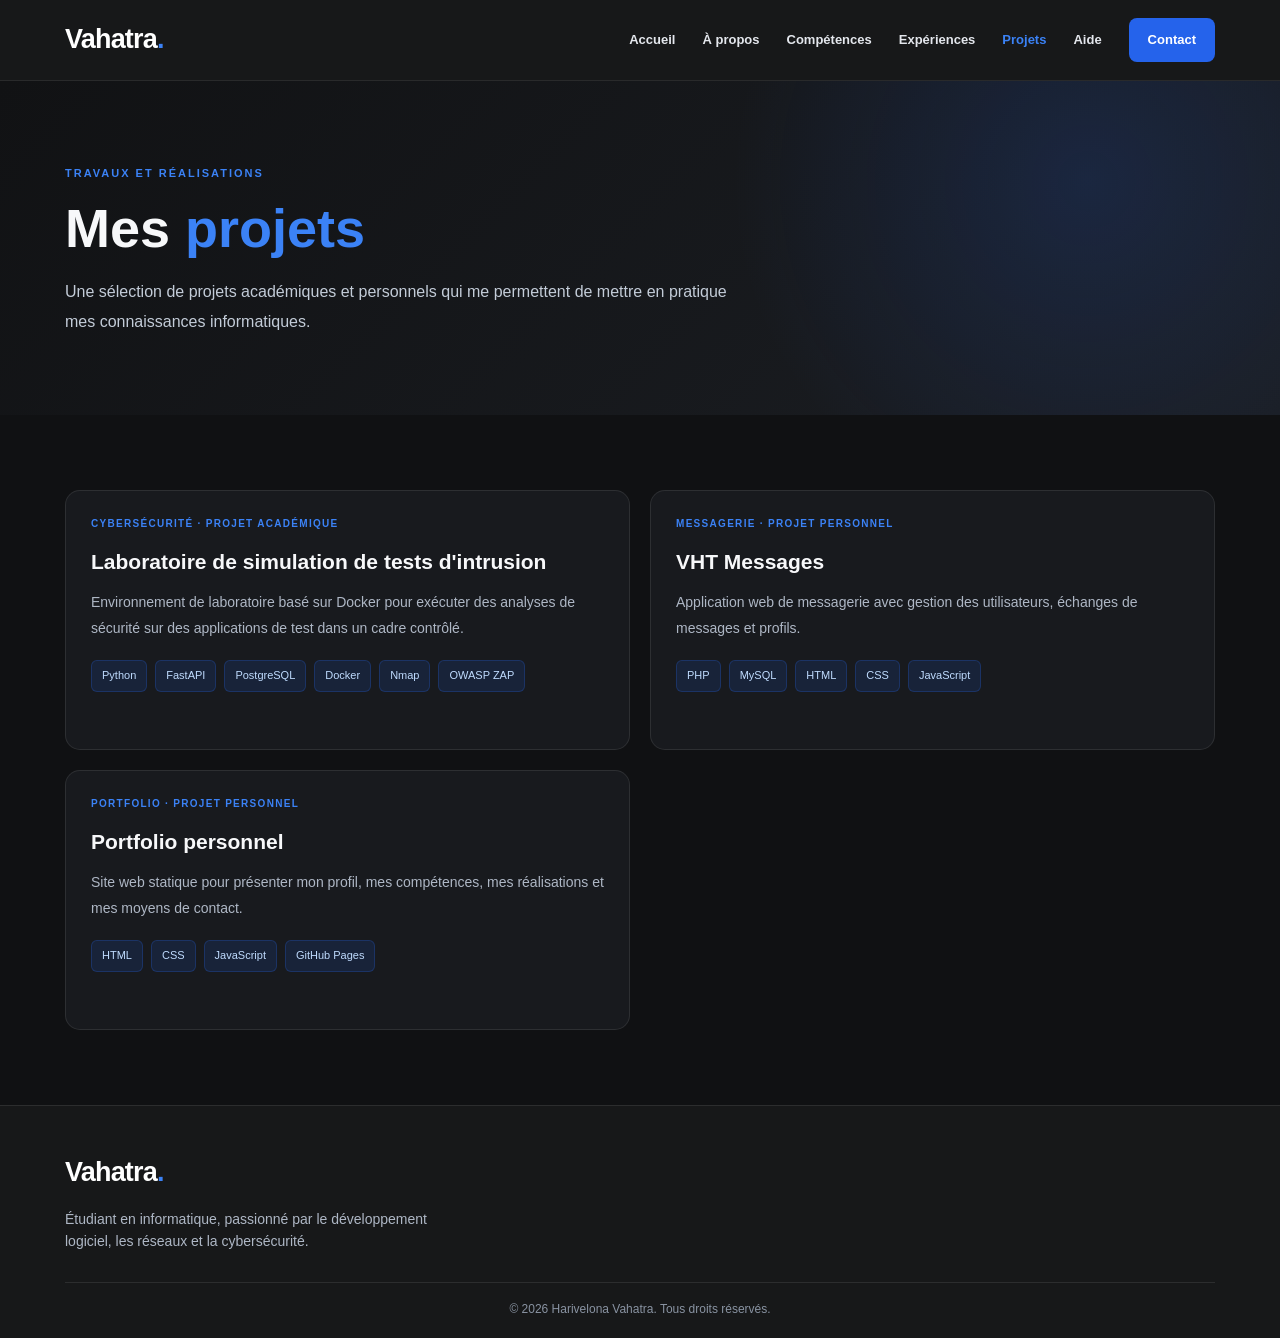
<file: projets.html>
<!DOCTYPE html>
<html lang="fr">
<head>
    <meta charset="UTF-8">
    <meta name="viewport" content="width=device-width, initial-scale=1.0">
    <meta name="author" content="Harivelona Vahatra">
    <meta name="description" content="Projets — Portfolio de Harivelona Vahatra.">
    <title>Projets | Harivelona Vahatra</title>
    <link rel="icon" href="images/Vahatra001.jpg" type="image/jpeg">
    <link rel="stylesheet" href="global.css">
    <link rel="stylesheet" href="projets.css">
</head>
<body data-page="projets">
    <div id="site-header"></div>
    <main>

        <section class="page-hero"><div class="container"><span class="section-label">TRAVAUX ET RÉALISATIONS</span><h1>Mes <span>projets</span></h1><p>Une sélection de projets académiques et personnels qui me permettent de mettre en pratique mes connaissances informatiques.</p></div></section>
        <section class="content-section"><div class="container project-grid">
            <article class="card project-card"><span class="project-category">CYBERSÉCURITÉ · PROJET ACADÉMIQUE</span><h2>Laboratoire de simulation de tests d'intrusion</h2><p>Environnement de laboratoire basé sur Docker pour exécuter des analyses de sécurité sur des applications de test dans un cadre contrôlé.</p><div class="tag-list"><span>Python</span><span>FastAPI</span><span>PostgreSQL</span><span>Docker</span><span>Nmap</span><span>OWASP ZAP</span></div></article>
            <article class="card project-card"><span class="project-category">MESSAGERIE · PROJET PERSONNEL</span><h2>VHT Messages</h2><p>Application web de messagerie avec gestion des utilisateurs, échanges de messages et profils.</p><div class="tag-list"><span>PHP</span><span>MySQL</span><span>HTML</span><span>CSS</span><span>JavaScript</span></div></article>
            <article class="card project-card"><span class="project-category">PORTFOLIO · PROJET PERSONNEL</span><h2>Portfolio personnel</h2><p>Site web statique pour présenter mon profil, mes compétences, mes réalisations et mes moyens de contact.</p><div class="tag-list"><span>HTML</span><span>CSS</span><span>JavaScript</span><span>GitHub Pages</span></div></article>
        </div></section>

    </main>

<footer class="site-footer">
    <div class="footer-container">
        <div class="footer-brand">
            <a href="index.html" class="logo">Vahatra<span class="logo-accent">.</span></a>
            <p>Étudiant en informatique, passionné par le développement logiciel, les réseaux et la cybersécurité.</p>
        </div>
       
    </div>
    <div class="footer-bottom">© <span id="currentYear"></span> Harivelona Vahatra. Tous droits réservés.</div>
</footer>

    <script src="script.js"></script>
</body>
</html>
</file>
<file: global.css>
:root {
    --bg: #101113;
    --surface: #181a1e;
    --surface-2: #202329;
    --text: #f7f8fa;
    --muted: #aeb7c5;
    --blue: #2563eb;
    --blue-light: #3b82f6;
    --border: rgba(255,255,255,.09);
    --container: 1150px;
}
* { box-sizing: border-box; }
html { scroll-behavior: smooth; }
body {
    margin: 0;
    background: var(--bg);
    color: var(--text);
    font-family: Arial, Helvetica, sans-serif;
    line-height: 1.6;
}
a { color: inherit; }
img { max-width: 100%; }
.container { width: min(var(--container), 90%); margin: 0 auto; }
.site-header {
    position: sticky;
    top: 0;
    z-index: 1000;
    width: 100%;
    background: #171819;
    border-bottom: 1px solid rgba(255,255,255,.08);
}
.header-container {
    width: min(1150px, 90%);
    min-height: 80px;
    margin: 0 auto;
    display: flex;
    align-items: center;
    justify-content: space-between;
    gap: 25px;
}
.logo {
    display: inline-flex;
    align-items: center;
    text-decoration: none;
    color: #fff;
    font-size: 27px;
    font-weight: 800;
    letter-spacing: -.8px;
    white-space: nowrap;
}
.logo-accent { color: var(--blue-light); }
.main-nav {
    display: flex;
    align-items: center;
    justify-content: flex-end;
    gap: 27px;
}
.main-nav a {
    color: #e4e7ed;
    font-size: 13px;
    font-weight: 700;
    text-decoration: none;
    transition: color .2s ease, background .2s ease;
}
.main-nav a:hover, .main-nav a.active:not(.nav-contact) { color: var(--blue-light); }
.main-nav a.nav-contact {
    padding: 12px 19px;
    color: #fff;
    background: var(--blue);
    border-radius: 8px;
}
.main-nav a.nav-contact:hover { background: #1d4ed8; }
.menu-toggle {
    display: none;
    width: 42px;
    height: 42px;
    border: 1px solid var(--border);
    border-radius: 8px;
    background: var(--surface-2);
    cursor: pointer;
}
.menu-toggle span {
    display: block;
    width: 19px;
    height: 2px;
    margin: 4px auto;
    background: #fff;
    transition: .2s ease;
}
.site-footer {
    padding: 45px 0 18px;
    background: #171819;
    border-top: 1px solid var(--border);
}
.footer-container {
    width: min(var(--container), 90%);
    margin: 0 auto;
    display: flex;
    justify-content: space-between;
    align-items: flex-start;
    gap: 35px;
}
.footer-brand { max-width: 390px; }
.footer-brand p { color: var(--muted); font-size: 14px; margin: 13px 0 0; }
.footer-links { display: flex; flex-wrap: wrap; gap: 18px; }
.footer-links a { color: #cbd5e1; text-decoration: none; font-size: 13px; }
.footer-links a:hover { color: var(--blue-light); }
.footer-bottom {
    width: min(var(--container), 90%);
    margin: 30px auto 0;
    padding-top: 17px;
    border-top: 1px solid var(--border);
    color: #8993a2;
    font-size: 12px;
    text-align: center;
}
.section-label {
    display: inline-block;
    margin-bottom: 14px;
    color: var(--blue-light);
    font-size: 11px;
    font-weight: 800;
    letter-spacing: 2px;
}
.primary-button, .secondary-button {
    display: inline-flex;
    align-items: center;
    justify-content: center;
    gap: 9px;
    padding: 13px 21px;
    border: 1px solid var(--blue);
    border-radius: 8px;
    text-decoration: none;
    font-size: 13px;
    font-weight: 700;
    transition: .25s ease;
}
.primary-button { color: #fff; background: var(--blue); }
.primary-button:hover { background: #1d4ed8; transform: translateY(-3px); }
.secondary-button { color: #dbeafe; background: transparent; }
.secondary-button:hover { background: rgba(37,99,235,.12); transform: translateY(-3px); }
.page-hero {
    padding: 78px 0;
    background: radial-gradient(circle at 85% 30%, rgba(37,99,235,.16), transparent 32%), linear-gradient(135deg,#111214,#1b1e23);
}
.page-hero h1 { margin: 0 0 18px; font-size: clamp(34px,5vw,54px); line-height: 1.15; }
.page-hero h1 span { color: var(--blue-light); }
.page-hero p { max-width: 680px; margin: 0; color: #c3ccd8; line-height: 1.9; }
.content-section { padding: 75px 0; }
.section-heading { max-width: 760px; margin: 0 auto 42px; text-align: center; }
.section-heading h2 { margin: 0 0 12px; font-size: clamp(25px,4vw,34px); }
.section-heading p { margin: 0; color: var(--muted); }
.card {
    padding: 25px;
    background: var(--surface);
    border: 1px solid var(--border);
    border-radius: 15px;
    transition: .25s ease;
}
.card:hover { transform: translateY(-5px); border-color: rgba(59,130,246,.55); }
.card h3 { margin: 0 0 10px; font-size: 18px; }
.card p { margin: 0; color: var(--muted); font-size: 14px; line-height: 1.8; }
.tag-list { display: flex; flex-wrap: wrap; gap: 8px; margin-top: 18px; }
.tag-list span {
    padding: 6px 10px;
    color: #bfdbfe;
    background: rgba(37,99,235,.13);
    border: 1px solid rgba(37,99,235,.25);
    border-radius: 6px;
    font-size: 11px;
}
@media (max-width: 900px) {
    .header-container { min-height: 72px; }
    .menu-toggle { display: block; }
    .main-nav {
        display: none;
        position: absolute;
        top: 72px;
        left: 0;
        right: 0;
        padding: 18px 5%;
        background: #171819;
        border-top: 1px solid var(--border);
        flex-direction: column;
        align-items: stretch;
        gap: 0;
    }
    .main-nav.show { display: flex; }
    .main-nav a { padding: 12px 5px; }
    .main-nav a.nav-contact { margin-top: 7px; text-align: center; }
}
@media (max-width: 650px) {
    .footer-container { flex-direction: column; }
    .footer-links { gap: 13px 18px; }
    .content-section { padding: 55px 0; }
    .page-hero { padding: 58px 0; }
}
</file>
<file: index.css>
/* =====================================
   INDEX - PORTFOLIO HARIVELONA VAHATRA
===================================== */


/* VARIABLES */

:root {
    --primary: #2563eb;
    --primary-dark: #1d4ed8;

    --dark: #14263d;
    --text: #263449;
    --muted: #64748b;

    --background: #f5f7fb;
    --white: #ffffff;

    --border: #e4e9f1;
}


/* GENERAL */

body {
    font-family: Arial, Helvetica, sans-serif;
    background: var(--background);
    color: var(--text);
    line-height: 1.7;
}

.container {
    width: min(1100px, 92%);
    margin: auto;
}

a {
    text-decoration: none;
}


/* =====================================
   HERO SECTION
===================================== */

.hero {
    position: relative;
    overflow: hidden;
    padding: 90px 0;

    background: linear-gradient(
        125deg,
        #18181a,
        #1f1f20,
        #28292b
    );

    color: var(--white);
}

.hero::before {
    content: "";

    position: absolute;

    width: 350px;
    height: 350px;

    background: rgba(255,255,255,0.05);

    border-radius: 50%;

    top: -150px;
    right: -100px;
}

.hero::after {
    content: "";

    position: absolute;

    width: 250px;
    height: 250px;

    background: rgba(37,99,235,0.08);

    border-radius: 50%;

    bottom: -130px;
    left: -80px;
}

.hero-grid {
    position: relative;
    z-index: 1;

    display: grid;

    grid-template-columns: 1.5fr 1fr;

    gap: 60px;

    align-items: center;
}


/* HERO TEXT */

.eyebrow {
    color: #60a5fa;

    font-size: 13px;

    font-weight: 800;

    letter-spacing: 2px;

    margin-bottom: 15px;
}

.hero h1 {
    font-size: clamp(32px, 5vw, 48px);

    line-height: 1.2;

    margin-bottom: 18px;

    font-weight: 800;
}

.hero h1 span {
    display: block;

    color: #93c5fd;
}

.hero h2 {
    font-size: 21px;

    font-weight: 500;

    color: #dbeafe;

    margin-bottom: 18px;
}

.hero .lead {
    color: #d4deeb;

    font-size: 16px;

    max-width: 600px;

    margin-bottom: 28px;

    line-height: 1.9;
}


/* =====================================
   BUTTONS
===================================== */

.actions {
    display: flex;

    align-items: center;

    flex-wrap: wrap;

    gap: 15px;
}

.btn {
    display: inline-block;

    padding: 13px 22px;

    border-radius: 8px;

    font-size: 14px;

    font-weight: 700;

    transition: 0.3s ease;
}

.btn-primary {
    background: var(--primary);

    color: white;

    border: 1px solid var(--primary);
}

.btn-primary:hover {
    background: white;

    color: var(--primary);

    transform: translateY(-3px);
}

.btn-outline {
    border: 1px solid #ffffff80;

    color: white;
}

.btn-outline:hover {
    background: white;

    color: var(--dark);

    transform: translateY(-3px);
}


/* =====================================
   PROFILE CARD
===================================== */

.hero-card {
    background: rgba(78, 81, 85, 0.90);

    border: 1px solid rgba(255,255,255,0.25);

    border-radius: 20px;

    padding: 35px 25px;

    text-align: center;

    backdrop-filter: blur(12px);

    box-shadow: 0 15px 40px rgba(0,0,0,0.15);

    transition: 0.3s ease;
}

.hero-card:hover {
    transform: translateY(-8px);

    background: rgba(255,255,255,0.15);
}


/* PROFILE PHOTO */

.profile-photo {
    width: 170px;

    height: 170px;

    object-fit: cover;

    object-position: center;

    border-radius: 50%;

    border: 5px solid white;

    box-shadow: 0 8px 25px rgba(0,0,0,0.25);

    margin-bottom: 18px;
}

.hero-card h3 {
    font-size: 23px;

    color: white;

    margin-bottom: 8px;
}

.hero-card p {
    color: #dbeafe;

    font-size: 14px;

    margin-bottom: 15px;
}

.status-dot {
    display: inline-block;

    color: #bbf7d0;

    font-size: 12px;

    font-weight: 600;
}

.status-dot::before {
    content: "";

    display: inline-block;

    width: 8px;

    height: 8px;

    background: #22c55e;

    border-radius: 50%;

    margin-right: 7px;
}


/* =====================================
   PRESENTATION SECTION
===================================== */

.section {
    padding: 75px 0;

    background: var(--background);
}

.section-heading {
    text-align: center;

    margin-bottom: 40px;
}

.section-heading .eyebrow {
    color: var(--primary);
}

.section-heading h2 {
    color: var(--dark);

    font-size: 32px;

    font-weight: 800;

    margin-bottom: 10px;
}

.section-description {
    color: var(--muted);

    font-size: 15px;

    max-width: 650px;

    margin: auto;
}


/* =====================================
   CARDS
===================================== */

.cards {
    display: grid;

    gap: 25px;
}

.cards.three {
    grid-template-columns: repeat(3, 1fr);
}

.card {
    background: var(--white);

    border: 1px solid var(--border);

    border-radius: 15px;

    padding: 30px;

    box-shadow: 0 8px 25px rgba(20,38,61,0.05);

    transition: 0.3s ease;
}

.card:hover {
    transform: translateY(-7px);

    box-shadow: 0 15px 35px rgba(20,38,61,0.12);

    border-color: #bfdbfe;
}

.card-icon {
    display: flex;

    align-items: center;

    justify-content: center;

    width: 48px;

    height: 48px;

    background: #eaf1ff;

    color: var(--primary);

    border-radius: 12px;

    font-size: 17px;

    font-weight: 800;

    margin-bottom: 20px;
}

.card h3 {
    color: var(--dark);

    font-size: 20px;

    margin-bottom: 12px;
}

.card p {
    color: var(--muted);

    font-size: 14px;

    margin-bottom: 20px;

    line-height: 1.8;
}

.card a {
    color: var(--primary);

    font-size: 14px;

    font-weight: 700;

    transition: 0.3s;
}

.card a:hover {
    color: var(--primary-dark);

    padding-left: 5px;
}


/* =====================================
   SKILLS SECTION
===================================== */

.skills-section {
    padding: 75px 0;

    background: #ffffff;
}

.skills-list {
    display: flex;

    justify-content: center;

    flex-wrap: wrap;

    gap: 13px;

    max-width: 900px;

    margin: auto;
}

.skills-list span {
    display: inline-block;

    padding: 10px 17px;

    background: #eaf1ff;

    color: #1d4ed8;

    border: 1px solid #d6e4ff;

    border-radius: 8px;

    font-size: 13px;

    font-weight: 700;

    transition: 0.3s ease;
}

.skills-list span:hover {
    background: var(--primary);

    color: white;

    transform: translateY(-3px);
}

.skills-link {
    text-align: center;

    margin-top: 35px;
}

.skills-link .btn {
    color: white;
}


/* =====================================
   CONTACT SECTION
===================================== */

.contact-section {
    padding: 65px 0;

    background: #eef3fb;
}

.contact-content {
    display: flex;

    align-items: center;

    justify-content: space-between;

    gap: 35px;
}

.contact-content h2 {
    color: var(--dark);

    font-size: 29px;

    line-height: 1.4;

    margin-bottom: 12px;
}

.contact-content p:not(.eyebrow) {
    color: var(--muted);

    font-size: 14px;

    max-width: 650px;
}

.contact-content .btn {
    color: white;

    white-space: nowrap;
}


/* =====================================
   RESPONSIVE DESIGN
===================================== */

@media screen and (max-width: 900px) {

    .hero-grid {
        grid-template-columns: 1fr 1fr;

        gap: 30px;
    }

    .cards.three {
        grid-template-columns: repeat(2, 1fr);
    }

}


@media screen and (max-width: 650px) {

    .hero {
        padding: 60px 0;
    }

    .hero-grid {
        grid-template-columns: 1fr;

        text-align: center;
    }

    .hero .lead {
        margin-left: auto;

        margin-right: auto;
    }

    .actions {
        justify-content: center;
    }

    .hero-card {
        max-width: 350px;

        width: 100%;

        margin: 15px auto 0;
    }

    .cards.three {
        grid-template-columns: 1fr;
    }

    .section {
        padding: 50px 0;
    }

    .section-heading h2 {
        font-size: 26px;
    }

    .contact-content {
        flex-direction: column;

        align-items: flex-start;
    }

    .contact-content h2 {
        font-size: 25px;
    }

}


@media screen and (max-width: 400px) {

    .hero h1 {
        font-size: 30px;
    }

    .hero h2 {
        font-size: 17px;
    }

    .profile-photo {
        width: 140px;

        height: 140px;
    }

    .btn {
        width: 100%;

        text-align: center;
    }

    .card {
        padding: 22px;
    }

}
</file>
<file: aide.css>
.activity-grid{display:grid;grid-template-columns:repeat(3,1fr);gap:18px}
.activity-number{display:grid;place-items:center;width:42px;height:42px;margin-bottom:18px;border-radius:10px;background:var(--blue);font-size:12px;font-weight:800}
.activity-grid h2{font-size:19px;margin:0 0 10px}
@media(max-width:750px){.activity-grid{grid-template-columns:1fr}}
</file>
<file: apropos.css>
.about-layout { display:grid; grid-template-columns:300px 1fr; align-items:center; gap:55px; }
.about-photo { padding:10px; border-radius:22px; background:linear-gradient(145deg,var(--blue),#242832); }
.about-photo img { display:block; width:100%; height:350px; object-fit:cover; border-radius:15px; }
.about-layout h2 { margin:0 0 7px; font-size:34px; }
.about-layout h3 { margin:0 0 20px; color:var(--blue-light); font-size:17px; }
.about-layout p { color:var(--muted); font-size:14px; line-height:1.9; }
.about-layout .primary-button { margin-top:12px; }
.about-goals { background:#15171a; }
.goal-grid { display:grid; grid-template-columns:repeat(3,1fr); gap:18px; }
@media(max-width:750px){.about-layout{grid-template-columns:1fr}.about-photo{width:min(270px,100%);margin:auto}.about-photo img{height:290px}.goal-grid{grid-template-columns:1fr}}
</file>
<file: competence.css>
.skill-grid{display:grid;grid-template-columns:repeat(3,1fr);gap:18px}
.skill-card{min-height:230px}
.skill-icon{display:grid;place-items:center;width:45px;height:45px;margin-bottom:17px;border-radius:11px;background:rgba(37,99,235,.18);color:#60a5fa;font-weight:800;font-size:13px}
.office-section{background:#17191d}
.office-layout{display:grid;grid-template-columns:1fr 1fr;align-items:center;gap:35px}
.office-layout h2{margin:0 0 10px;font-size:30px}
.office-layout p{color:var(--muted);font-size:14px;line-height:1.8}
.office-layout .tag-list{margin:0}
@media(max-width:850px){.skill-grid{grid-template-columns:repeat(2,1fr)}}
@media(max-width:580px){.skill-grid,.office-layout{grid-template-columns:1fr}}
</file>
<file: contact.css>
.contact-layout{display:grid;grid-template-columns:.9fr 1.1fr;gap:55px;align-items:start}
.contact-intro h2{margin:0 0 15px;font-size:31px;line-height:1.35}
.contact-intro p{color:var(--muted);font-size:14px;line-height:1.9}
.contact-list{display:grid;gap:14px}
.contact-item{display:flex;align-items:center;gap:17px}
.contact-icon{display:grid;place-items:center;flex-shrink:0;width:44px;height:44px;border-radius:12px;background:rgba(37,99,235,.18);color:#60a5fa;font-weight:800}
.contact-item strong{font-size:14px}
.contact-item p{margin:4px 0 0}
@media(max-width:700px){.contact-layout{grid-template-columns:1fr;gap:25px}.contact-intro h2{font-size:26px}}
</file>
<file: experience.css>
.hero-link { margin-top:26px; }
.intro-experience { background:#141619; }
.intro-layout { display:grid; grid-template-columns:.85fr 1.15fr; align-items:center; gap:60px; }
.intro-title { padding:28px; border-left:4px solid var(--blue); background:#1c1f24; border-radius:0 14px 14px 0; }
.intro-title h2 { margin:0; font-size:30px; line-height:1.35; }
.intro-text { padding:25px 28px; border:1px solid rgba(59,130,246,.2); border-radius:14px; background:#101214; }
.intro-text p { margin:0 0 14px; color:#c5ceda; font-size:14px; line-height:1.9; }
.intro-text p:last-child { margin-bottom:0; }
.experience-list { background:#0e1012; }
.timeline { position:relative; display:flex; flex-direction:column; gap:30px; }
.timeline::before { content:""; position:absolute; left:26px; top:32px; bottom:32px; width:2px; background:linear-gradient(var(--blue),rgba(37,99,235,.08)); }
.timeline-item { position:relative; display:grid; grid-template-columns:54px minmax(0,1fr); gap:24px; align-items:start; }
.timeline-marker { position:relative; z-index:1; display:grid; place-items:center; width:54px; height:54px; border:5px solid #0e1012; outline:2px solid var(--blue); border-radius:50%; background:var(--blue); color:white; font-size:13px; font-weight:800; }
.experience-card { padding:30px; }
.card-top { display:flex; flex-wrap:wrap; justify-content:space-between; align-items:center; gap:12px; margin-bottom:18px; }
.project-type { color:var(--blue-light); font-size:11px; font-weight:800; letter-spacing:1.5px; }
.project-status { padding:6px 11px; color:#aeb9c9; background:#282c33; border-radius:20px; font-size:11px; }
.experience-card h3 { font-size:22px; }
.experience-card > p { margin-bottom:22px; }
.detail-grid { display:grid; grid-template-columns:1fr 1fr; gap:14px; margin-bottom:20px; }
.detail-grid > div { padding:16px; border-left:3px solid var(--blue); border-radius:0 9px 9px 0; background:#111316; }
.detail-grid strong { display:block; margin-bottom:7px; color:var(--blue-light); font-size:12px; }
.detail-grid p { margin:0; color:#c2cbd7; font-size:13px; line-height:1.7; }
.practice-section { background:#17191d; }
.practice-grid { display:grid; grid-template-columns:repeat(4,1fr); gap:18px; }
.practice-number { display:grid; place-items:center; width:40px; height:40px; margin-bottom:18px; border-radius:10px; color:#fff; background:var(--blue); font-size:12px; font-weight:800; }
.practice-grid .card { min-height:220px; }
.future-section { padding:75px 0; background:radial-gradient(circle at 10% 50%,rgba(37,99,235,.15),transparent 35%),#111315; border-top:1px solid var(--border); }
.future-layout { display:grid; grid-template-columns:1fr 1fr; align-items:center; gap:55px; }
.future-layout > div:first-child { padding:28px; border-left:4px solid var(--blue); background:#1b1e23; border-radius:0 14px 14px 0; }
.future-layout h2 { margin:0; font-size:31px; line-height:1.35; }
.future-layout p { margin:0 0 22px; color:#c5ceda; font-size:14px; line-height:1.9; }
@media(max-width:900px){.practice-grid{grid-template-columns:repeat(2,1fr)}.intro-layout,.future-layout{gap:30px}}
@media(max-width:650px){.intro-layout,.future-layout{grid-template-columns:1fr}.timeline-item{grid-template-columns:42px minmax(0,1fr);gap:13px}.timeline::before{left:20px}.timeline-marker{width:42px;height:42px;border-width:4px}.experience-card{padding:21px 17px}.experience-card h3{font-size:19px}.detail-grid,.practice-grid{grid-template-columns:1fr}.intro-title h2,.future-layout h2{font-size:26px}}
</file>
<file: projets.css>
.project-grid{display:grid;grid-template-columns:repeat(2,1fr);gap:20px}
.project-card{min-height:260px}
.project-category{display:block;margin-bottom:15px;color:var(--blue-light);font-size:10px;font-weight:800;letter-spacing:1.3px}
.project-card h2{margin:0 0 12px;font-size:21px;line-height:1.4}
.project-card p{line-height:1.9}
@media(max-width:650px){.project-grid{grid-template-columns:1fr}}
</file>
